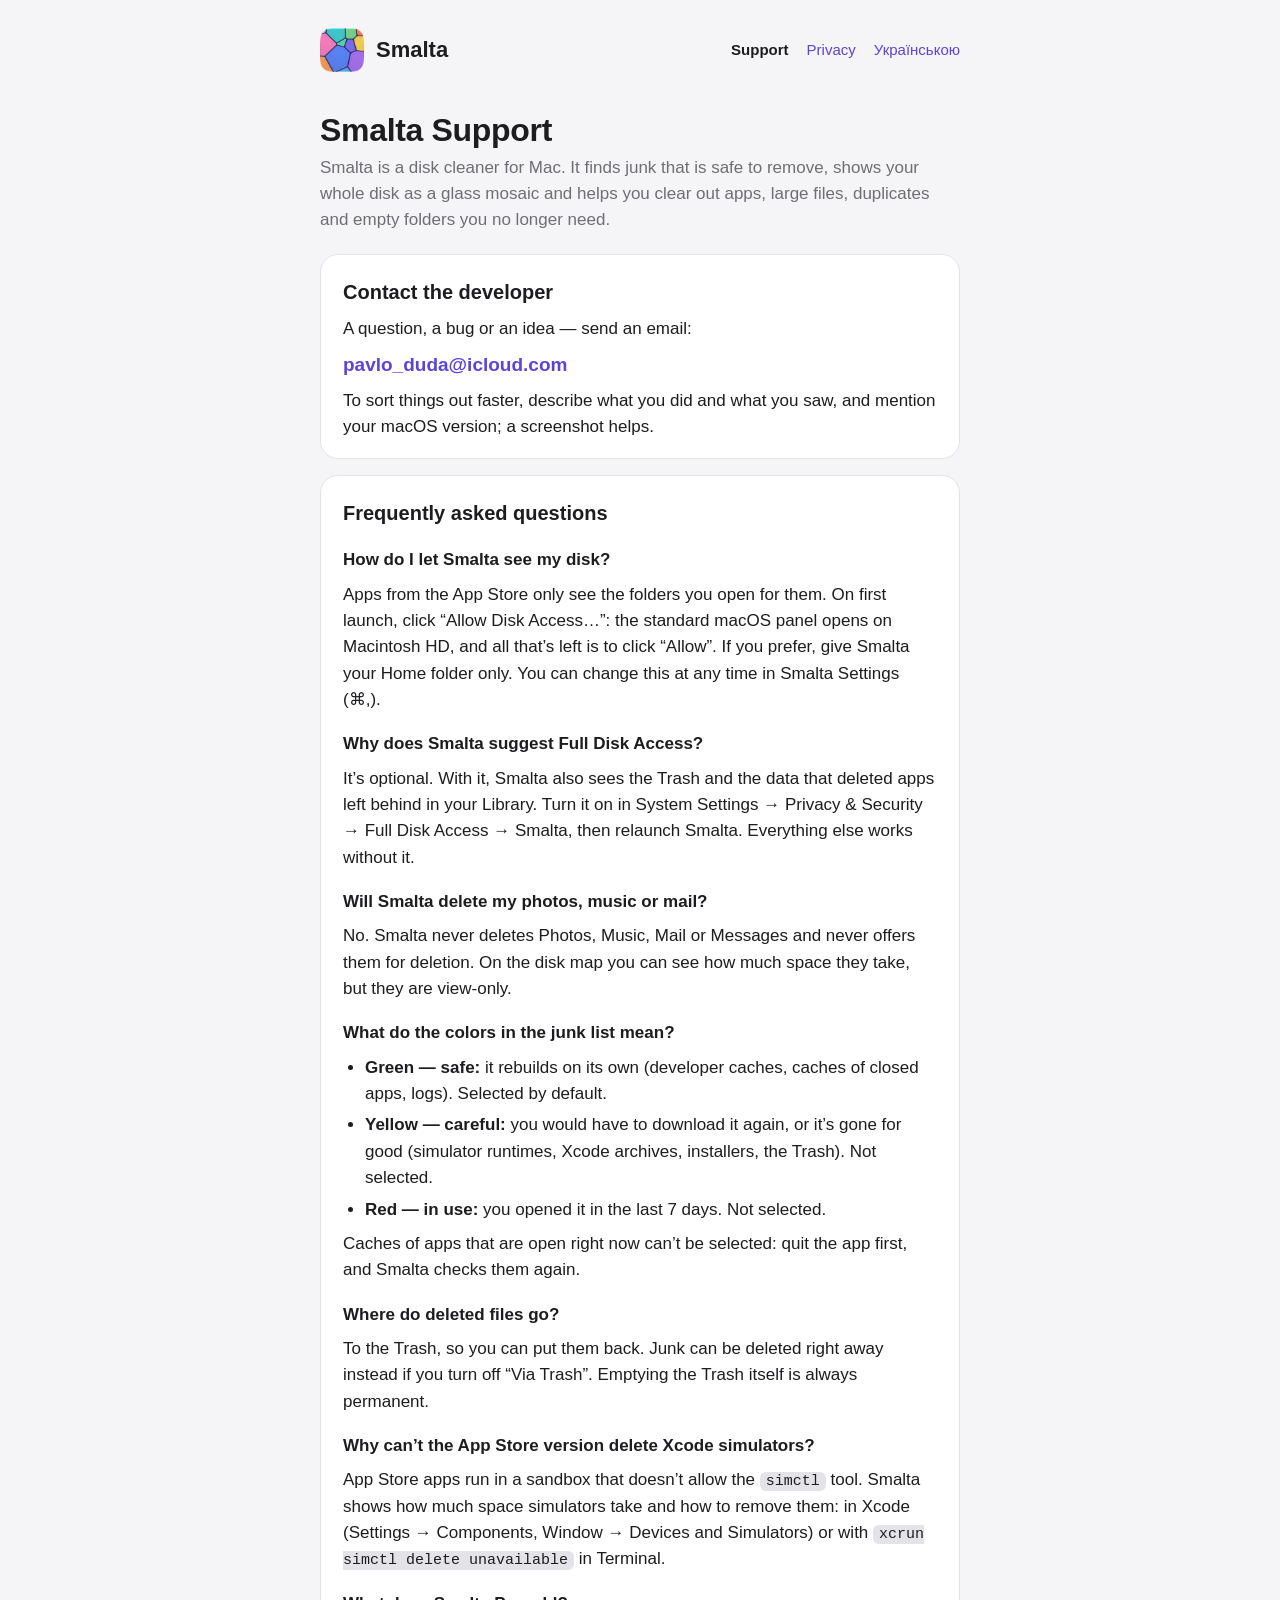
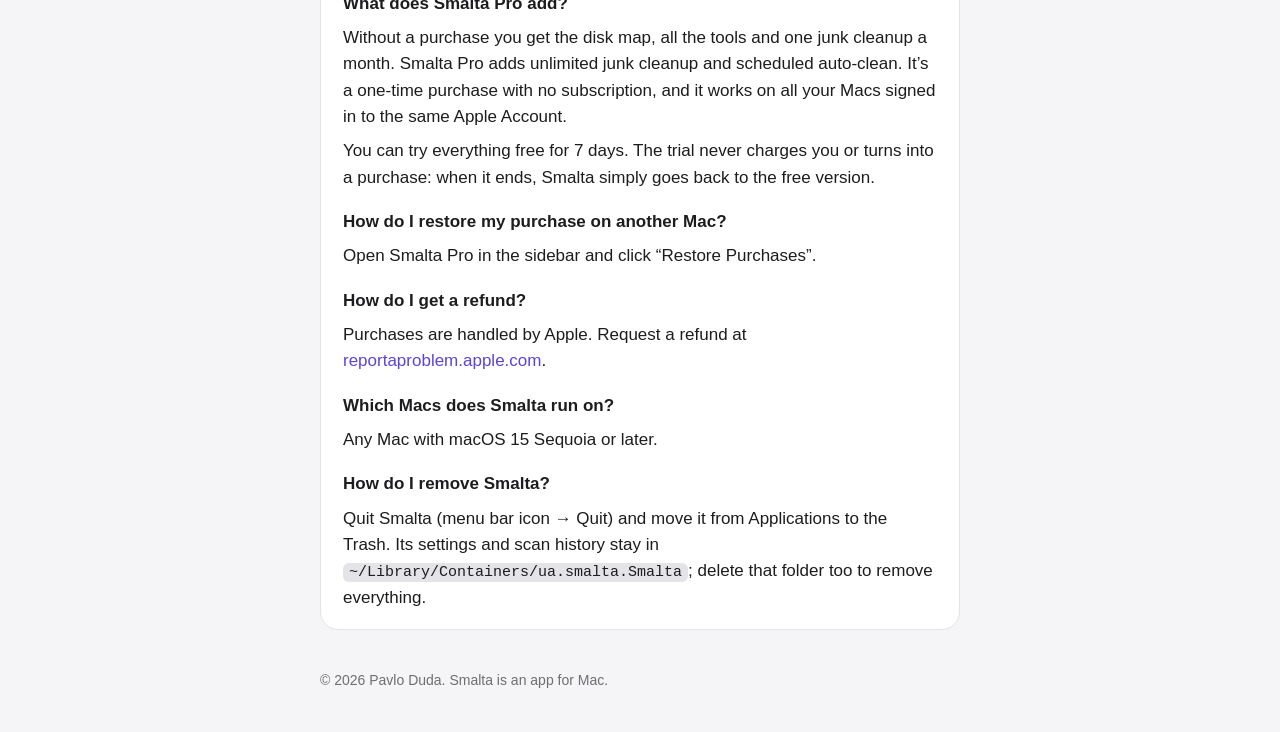
<file: index.html>
<!doctype html>
<html lang="en">
<head>
<meta charset="utf-8">
<meta name="viewport" content="width=device-width, initial-scale=1">
<title>Smalta — Support</title>
<meta name="description" content="Support for Smalta, a disk cleaner for Mac: developer contact and frequently asked questions.">
<link rel="stylesheet" href="style.css">
<link rel="icon" href="icon.png">
<link rel="alternate" hreflang="uk" href="uk/">
</head>
<body>
<header>
  <div class="wrap">
    <a class="brand" href="./"><img src="icon.png" alt="" width="44" height="44"><span>Smalta</span></a>
    <nav>
      <a href="./" aria-current="page">Support</a>
      <a href="privacy/">Privacy</a>
      <a href="uk/" lang="uk" hreflang="uk">Українською</a>
    </nav>
  </div>
</header>
<main>
  <div class="wrap">
    <h1>Smalta Support</h1>
    <p class="lead">Smalta is a disk cleaner for Mac. It finds junk that is safe to remove, shows your whole disk as a glass mosaic and helps you clear out apps, large files, duplicates and empty folders you no longer need.</p>

    <section>
      <h2>Contact the developer</h2>
      <p>A question, a bug or an idea — send an email:</p>
      <p><a class="mail" href="mailto:pavlo_duda@icloud.com">pavlo_duda@icloud.com</a></p>
      <p>To sort things out faster, describe what you did and what you saw, and mention your macOS version; a screenshot helps.</p>
    </section>

    <section>
      <h2>Frequently asked questions</h2>

      <h3>How do I let Smalta see my disk?</h3>
      <p>Apps from the App Store only see the folders you open for them. On first launch, click “Allow Disk Access…”: the standard macOS panel opens on Macintosh HD, and all that’s left is to click “Allow”. If you prefer, give Smalta your Home folder only. You can change this at any time in Smalta Settings (⌘,).</p>

      <h3>Why does Smalta suggest Full Disk Access?</h3>
      <p>It’s optional. With it, Smalta also sees the Trash and the data that deleted apps left behind in your Library. Turn it on in System Settings → Privacy &amp; Security → Full Disk Access → Smalta, then relaunch Smalta. Everything else works without it.</p>

      <h3>Will Smalta delete my photos, music or mail?</h3>
      <p>No. Smalta never deletes Photos, Music, Mail or Messages and never offers them for deletion. On the disk map you can see how much space they take, but they are view-only.</p>

      <h3>What do the colors in the junk list mean?</h3>
      <ul>
        <li><strong>Green — safe:</strong> it rebuilds on its own (developer caches, caches of closed apps, logs). Selected by default.</li>
        <li><strong>Yellow — careful:</strong> you would have to download it again, or it’s gone for good (simulator runtimes, Xcode archives, installers, the Trash). Not selected.</li>
        <li><strong>Red — in use:</strong> you opened it in the last 7 days. Not selected.</li>
      </ul>
      <p>Caches of apps that are open right now can’t be selected: quit the app first, and Smalta checks them again.</p>

      <h3>Where do deleted files go?</h3>
      <p>To the Trash, so you can put them back. Junk can be deleted right away instead if you turn off “Via Trash”. Emptying the Trash itself is always permanent.</p>

      <h3>Why can’t the App Store version delete Xcode simulators?</h3>
      <p>App Store apps run in a sandbox that doesn’t allow the <code>simctl</code> tool. Smalta shows how much space simulators take and how to remove them: in Xcode (Settings → Components, Window → Devices and Simulators) or with <code>xcrun simctl delete unavailable</code> in Terminal.</p>

      <h3>What does Smalta Pro add?</h3>
      <p>Without a purchase you get the disk map, all the tools and one junk cleanup a month. Smalta Pro adds unlimited junk cleanup and scheduled auto-clean. It’s a one-time purchase with no subscription, and it works on all your Macs signed in to the same Apple Account.</p>
      <p>You can try everything free for 7 days. The trial never charges you or turns into a purchase: when it ends, Smalta simply goes back to the free version.</p>

      <h3>How do I restore my purchase on another Mac?</h3>
      <p>Open Smalta Pro in the sidebar and click “Restore Purchases”.</p>

      <h3>How do I get a refund?</h3>
      <p>Purchases are handled by Apple. Request a refund at <a href="https://reportaproblem.apple.com">reportaproblem.apple.com</a>.</p>

      <h3>Which Macs does Smalta run on?</h3>
      <p>Any Mac with macOS 15 Sequoia or later.</p>

      <h3>How do I remove Smalta?</h3>
      <p>Quit Smalta (menu bar icon → Quit) and move it from Applications to the Trash. Its settings and scan history stay in <code>~/Library/Containers/ua.smalta.Smalta</code>; delete that folder too to remove everything.</p>
    </section>
  </div>
</main>
<footer>
  <div class="wrap">© 2026 Pavlo Duda. Smalta is an app for Mac.</div>
</footer>
</body>
</html>
</file>
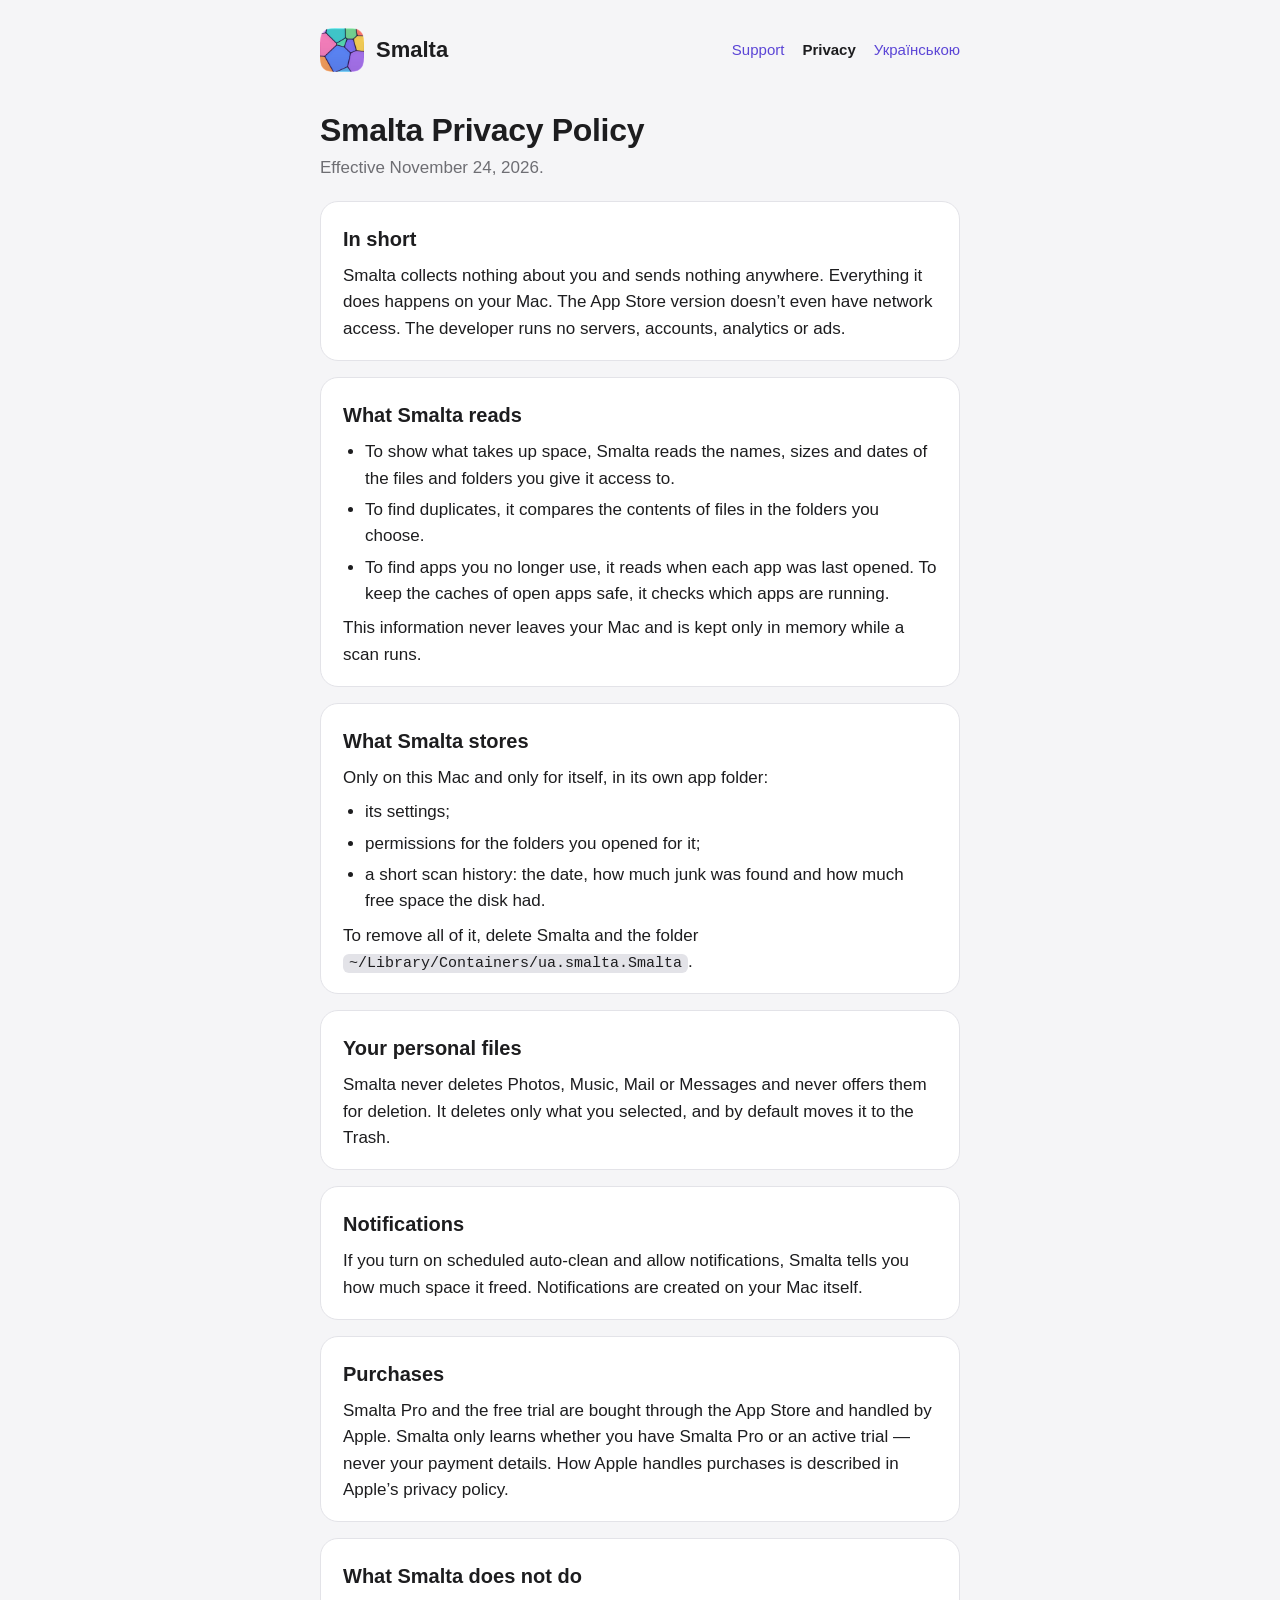
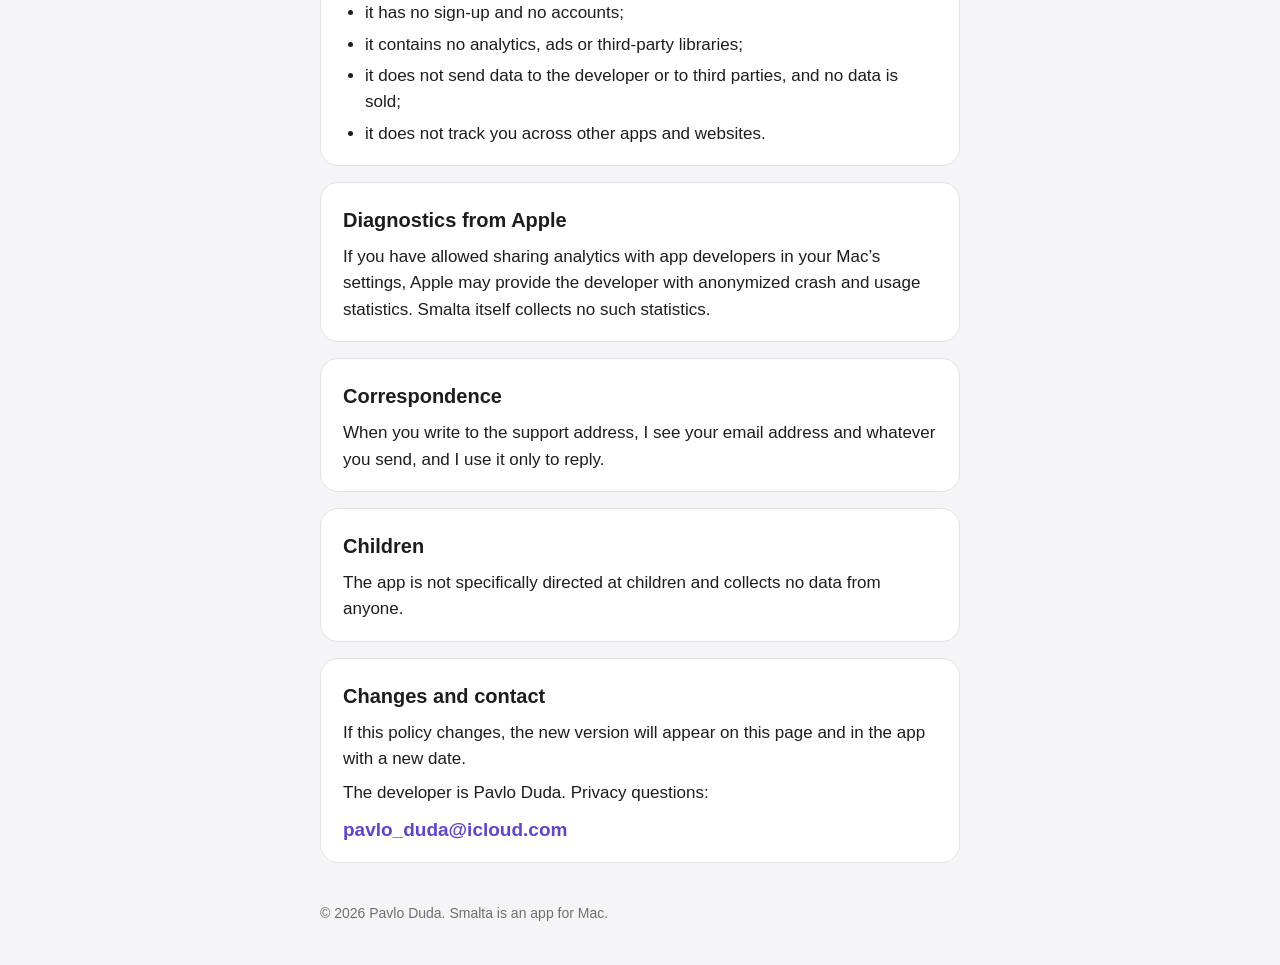
<file: privacy/index.html>
<!doctype html>
<html lang="en">
<head>
<meta charset="utf-8">
<meta name="viewport" content="width=device-width, initial-scale=1">
<title>Smalta — Privacy Policy</title>
<meta name="description" content="Privacy policy of Smalta, a disk cleaner for Mac: it collects no data.">
<link rel="stylesheet" href="../style.css">
<link rel="icon" href="../icon.png">
<link rel="alternate" hreflang="uk" href="../uk/privacy/">
</head>
<body>
<header>
  <div class="wrap">
    <a class="brand" href="../"><img src="../icon.png" alt="" width="44" height="44"><span>Smalta</span></a>
    <nav>
      <a href="../">Support</a>
      <a href="../privacy/" aria-current="page">Privacy</a>
      <a href="../uk/privacy/" lang="uk" hreflang="uk">Українською</a>
    </nav>
  </div>
</header>
<main>
  <div class="wrap">
    <h1>Smalta Privacy Policy</h1>
    <p class="lead">Effective November 24, 2026.</p>

    <section>
      <h2>In short</h2>
      <p>Smalta collects nothing about you and sends nothing anywhere. Everything it does happens on your Mac. The App Store version doesn’t even have network access. The developer runs no servers, accounts, analytics or ads.</p>
    </section>

    <section>
      <h2>What Smalta reads</h2>
      <ul>
        <li>To show what takes up space, Smalta reads the names, sizes and dates of the files and folders you give it access to.</li>
        <li>To find duplicates, it compares the contents of files in the folders you choose.</li>
        <li>To find apps you no longer use, it reads when each app was last opened. To keep the caches of open apps safe, it checks which apps are running.</li>
      </ul>
      <p>This information never leaves your Mac and is kept only in memory while a scan runs.</p>
    </section>

    <section>
      <h2>What Smalta stores</h2>
      <p>Only on this Mac and only for itself, in its own app folder:</p>
      <ul>
        <li>its settings;</li>
        <li>permissions for the folders you opened for it;</li>
        <li>a short scan history: the date, how much junk was found and how much free space the disk had.</li>
      </ul>
      <p>To remove all of it, delete Smalta and the folder <code>~/Library/Containers/ua.smalta.Smalta</code>.</p>
    </section>

    <section>
      <h2>Your personal files</h2>
      <p>Smalta never deletes Photos, Music, Mail or Messages and never offers them for deletion. It deletes only what you selected, and by default moves it to the Trash.</p>
    </section>

    <section>
      <h2>Notifications</h2>
      <p>If you turn on scheduled auto-clean and allow notifications, Smalta tells you how much space it freed. Notifications are created on your Mac itself.</p>
    </section>

    <section>
      <h2>Purchases</h2>
      <p>Smalta Pro and the free trial are bought through the App Store and handled by Apple. Smalta only learns whether you have Smalta Pro or an active trial — never your payment details. How Apple handles purchases is described in Apple’s privacy policy.</p>
    </section>

    <section>
      <h2>What Smalta does not do</h2>
      <ul>
        <li>it has no sign-up and no accounts;</li>
        <li>it contains no analytics, ads or third-party libraries;</li>
        <li>it does not send data to the developer or to third parties, and no data is sold;</li>
        <li>it does not track you across other apps and websites.</li>
      </ul>
    </section>

    <section>
      <h2>Diagnostics from Apple</h2>
      <p>If you have allowed sharing analytics with app developers in your Mac’s settings, Apple may provide the developer with anonymized crash and usage statistics. Smalta itself collects no such statistics.</p>
    </section>

    <section>
      <h2>Correspondence</h2>
      <p>When you write to the support address, I see your email address and whatever you send, and I use it only to reply.</p>
    </section>

    <section>
      <h2>Children</h2>
      <p>The app is not specifically directed at children and collects no data from anyone.</p>
    </section>

    <section>
      <h2>Changes and contact</h2>
      <p>If this policy changes, the new version will appear on this page and in the app with a new date.</p>
      <p>The developer is Pavlo Duda. Privacy questions:</p>
      <p><a class="mail" href="mailto:pavlo_duda@icloud.com">pavlo_duda@icloud.com</a></p>
    </section>
  </div>
</main>
<footer>
  <div class="wrap">© 2026 Pavlo Duda. Smalta is an app for Mac.</div>
</footer>
</body>
</html>
</file>
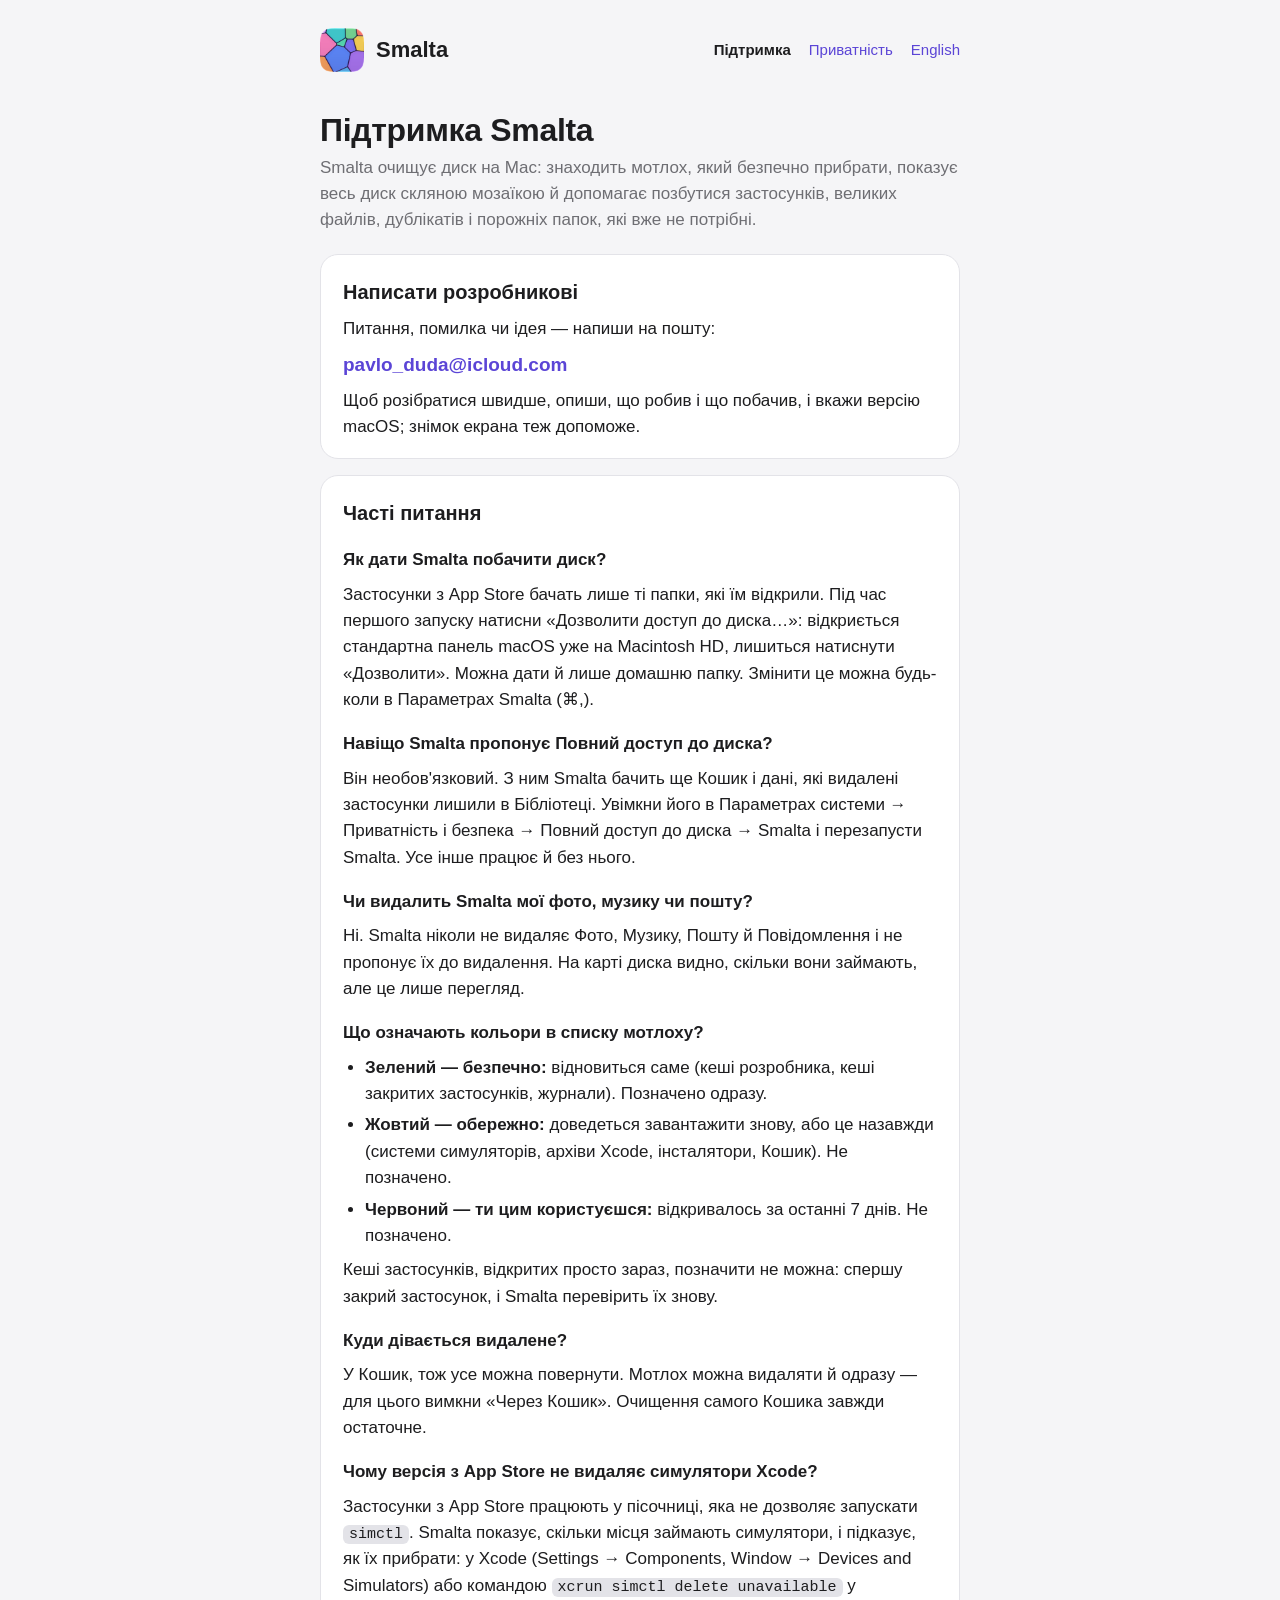
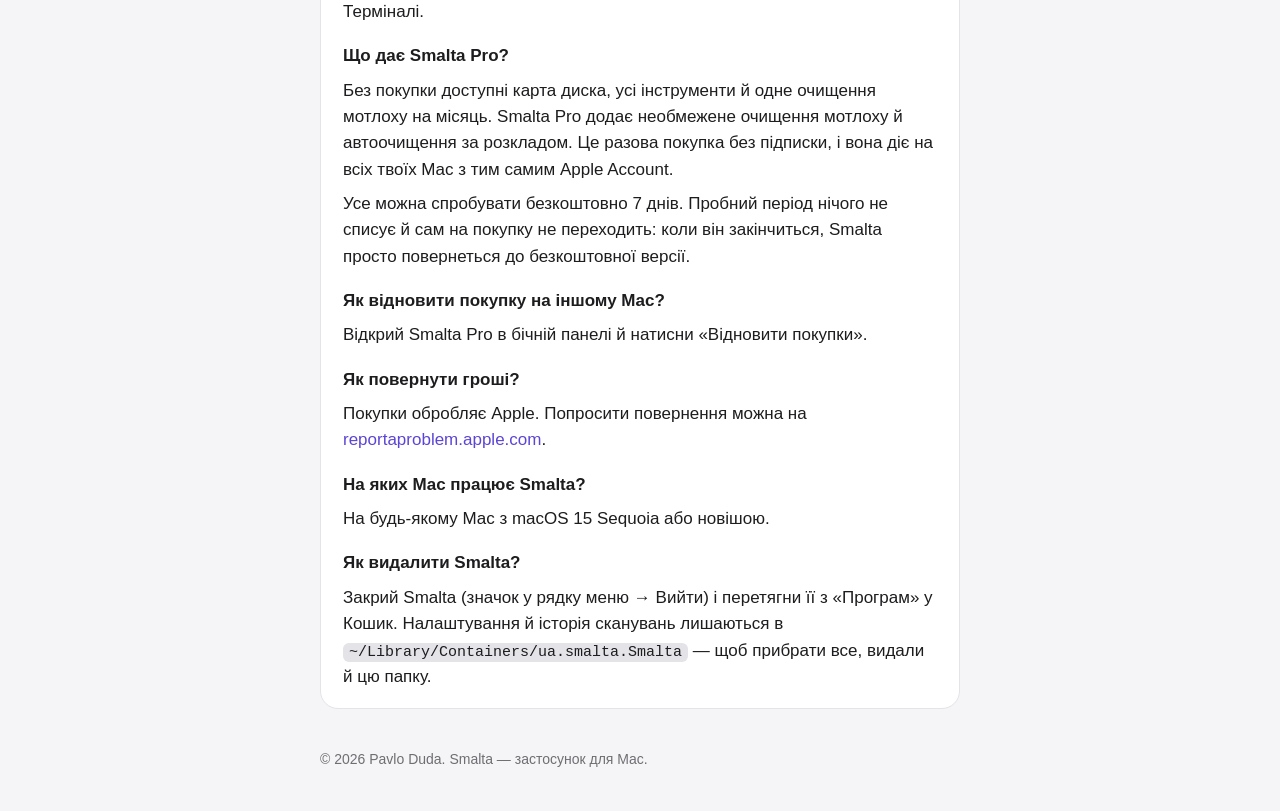
<file: uk/index.html>
<!doctype html>
<html lang="uk">
<head>
<meta charset="utf-8">
<meta name="viewport" content="width=device-width, initial-scale=1">
<title>Smalta — Підтримка</title>
<meta name="description" content="Підтримка Smalta, застосунку для очищення диска на Mac: контакт розробника й відповіді на часті питання.">
<link rel="stylesheet" href="../style.css">
<link rel="icon" href="../icon.png">
<link rel="alternate" hreflang="en" href="../">
</head>
<body>
<header>
  <div class="wrap">
    <a class="brand" href="./"><img src="../icon.png" alt="" width="44" height="44"><span>Smalta</span></a>
    <nav>
      <a href="./" aria-current="page">Підтримка</a>
      <a href="privacy/">Приватність</a>
      <a href="../" lang="en" hreflang="en">English</a>
    </nav>
  </div>
</header>
<main>
  <div class="wrap">
    <h1>Підтримка Smalta</h1>
    <p class="lead">Smalta очищує диск на Mac: знаходить мотлох, який безпечно прибрати, показує весь диск скляною мозаїкою й допомагає позбутися застосунків, великих файлів, дублікатів і порожніх папок, які вже не потрібні.</p>

    <section>
      <h2>Написати розробникові</h2>
      <p>Питання, помилка чи ідея — напиши на пошту:</p>
      <p><a class="mail" href="mailto:pavlo_duda@icloud.com">pavlo_duda@icloud.com</a></p>
      <p>Щоб розібратися швидше, опиши, що робив і що побачив, і вкажи версію macOS; знімок екрана теж допоможе.</p>
    </section>

    <section>
      <h2>Часті питання</h2>

      <h3>Як дати Smalta побачити диск?</h3>
      <p>Застосунки з App Store бачать лише ті папки, які їм відкрили. Під час першого запуску натисни «Дозволити доступ до диска…»: відкриється стандартна панель macOS уже на Macintosh HD, лишиться натиснути «Дозволити». Можна дати й лише домашню папку. Змінити це можна будь-коли в Параметрах Smalta (⌘,).</p>

      <h3>Навіщо Smalta пропонує Повний доступ до диска?</h3>
      <p>Він необов'язковий. З ним Smalta бачить ще Кошик і дані, які видалені застосунки лишили в Бібліотеці. Увімкни його в Параметрах системи → Приватність і безпека → Повний доступ до диска → Smalta і перезапусти Smalta. Усе інше працює й без нього.</p>

      <h3>Чи видалить Smalta мої фото, музику чи пошту?</h3>
      <p>Ні. Smalta ніколи не видаляє Фото, Музику, Пошту й Повідомлення і не пропонує їх до видалення. На карті диска видно, скільки вони займають, але це лише перегляд.</p>

      <h3>Що означають кольори в списку мотлоху?</h3>
      <ul>
        <li><strong>Зелений — безпечно:</strong> відновиться саме (кеші розробника, кеші закритих застосунків, журнали). Позначено одразу.</li>
        <li><strong>Жовтий — обережно:</strong> доведеться завантажити знову, або це назавжди (системи симуляторів, архіви Xcode, інсталятори, Кошик). Не позначено.</li>
        <li><strong>Червоний — ти цим користуєшся:</strong> відкривалось за останні 7 днів. Не позначено.</li>
      </ul>
      <p>Кеші застосунків, відкритих просто зараз, позначити не можна: спершу закрий застосунок, і Smalta перевірить їх знову.</p>

      <h3>Куди дівається видалене?</h3>
      <p>У Кошик, тож усе можна повернути. Мотлох можна видаляти й одразу — для цього вимкни «Через Кошик». Очищення самого Кошика завжди остаточне.</p>

      <h3>Чому версія з App Store не видаляє симулятори Xcode?</h3>
      <p>Застосунки з App Store працюють у пісочниці, яка не дозволяє запускати <code>simctl</code>. Smalta показує, скільки місця займають симулятори, і підказує, як їх прибрати: у Xcode (Settings → Components, Window → Devices and Simulators) або командою <code>xcrun simctl delete unavailable</code> у Терміналі.</p>

      <h3>Що дає Smalta Pro?</h3>
      <p>Без покупки доступні карта диска, усі інструменти й одне очищення мотлоху на місяць. Smalta Pro додає необмежене очищення мотлоху й автоочищення за розкладом. Це разова покупка без підписки, і вона діє на всіх твоїх Mac з тим самим Apple Account.</p>
      <p>Усе можна спробувати безкоштовно 7 днів. Пробний період нічого не списує й сам на покупку не переходить: коли він закінчиться, Smalta просто повернеться до безкоштовної версії.</p>

      <h3>Як відновити покупку на іншому Mac?</h3>
      <p>Відкрий Smalta Pro в бічній панелі й натисни «Відновити покупки».</p>

      <h3>Як повернути гроші?</h3>
      <p>Покупки обробляє Apple. Попросити повернення можна на <a href="https://reportaproblem.apple.com">reportaproblem.apple.com</a>.</p>

      <h3>На яких Mac працює Smalta?</h3>
      <p>На будь-якому Mac з macOS 15 Sequoia або новішою.</p>

      <h3>Як видалити Smalta?</h3>
      <p>Закрий Smalta (значок у рядку меню → Вийти) і перетягни її з «Програм» у Кошик. Налаштування й історія сканувань лишаються в <code>~/Library/Containers/ua.smalta.Smalta</code> — щоб прибрати все, видали й цю папку.</p>
    </section>
  </div>
</main>
<footer>
  <div class="wrap">© 2026 Pavlo Duda. Smalta — застосунок для Mac.</div>
</footer>
</body>
</html>
</file>
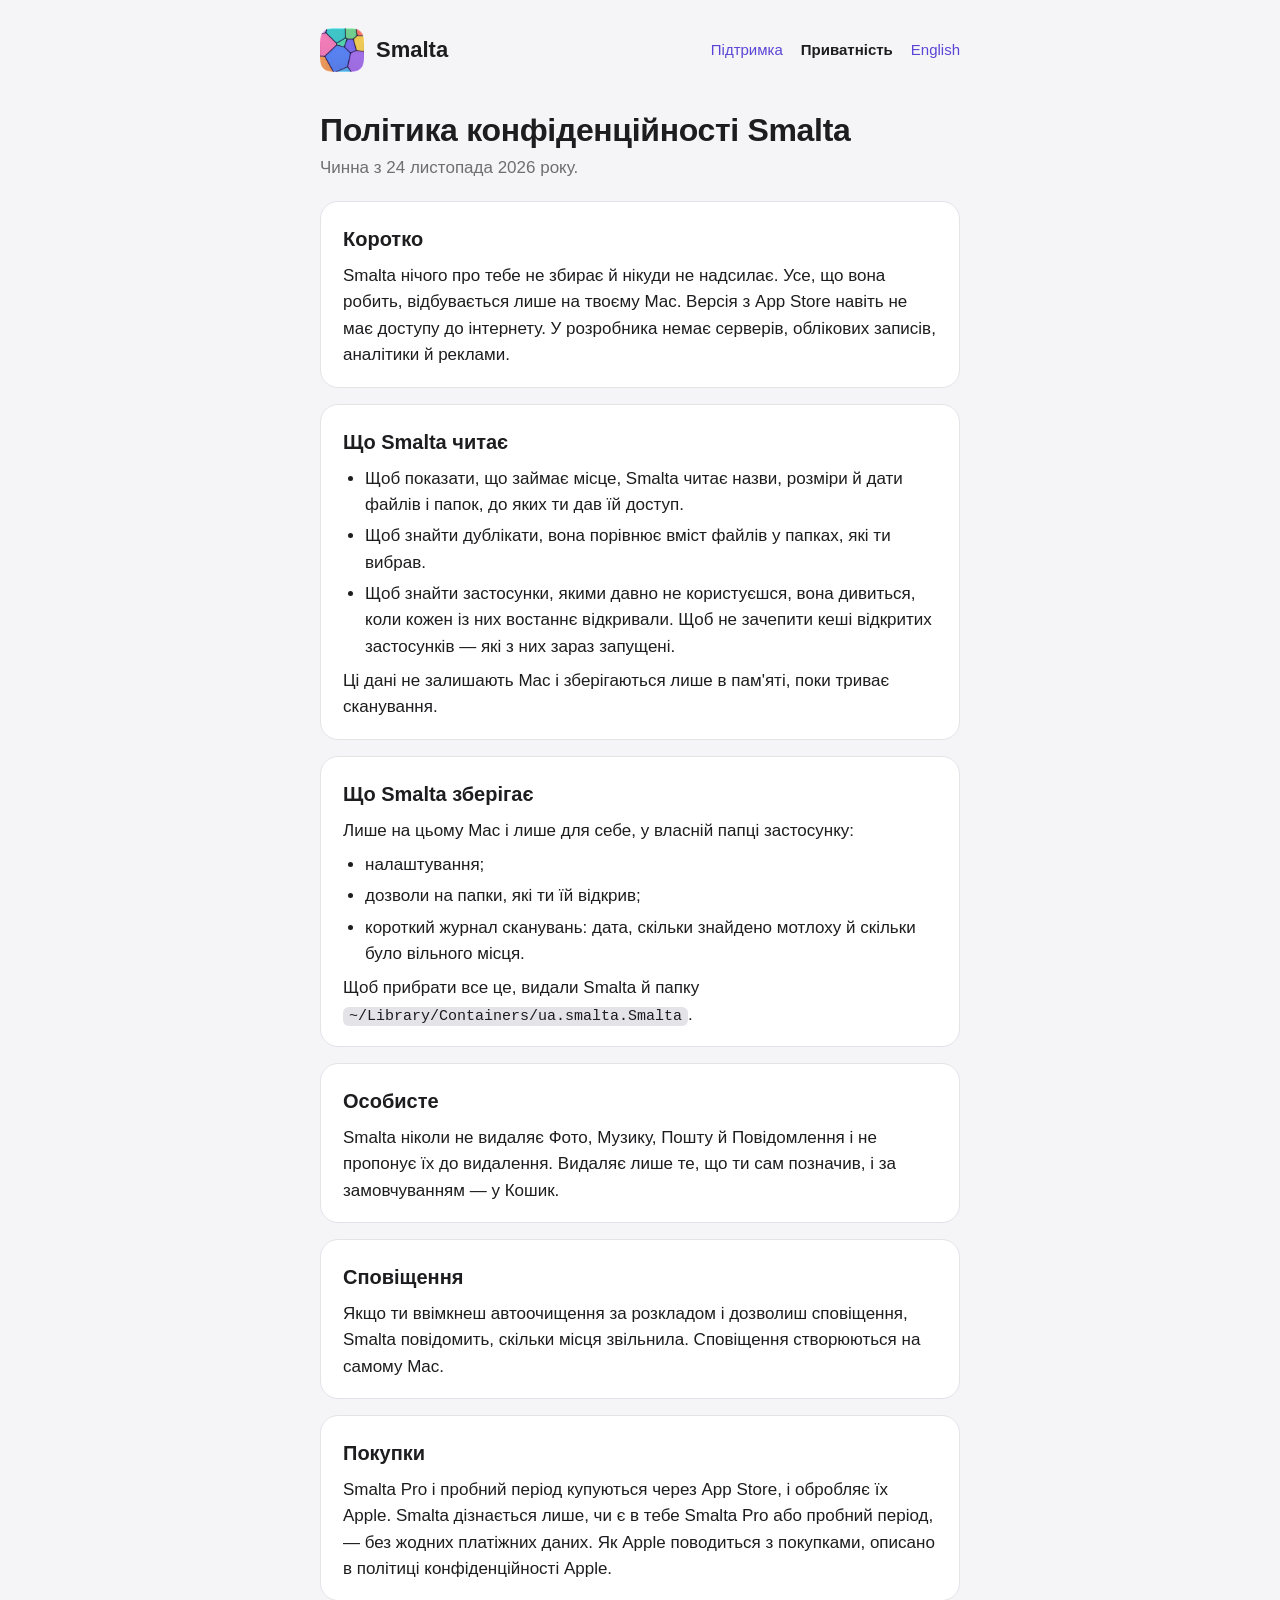
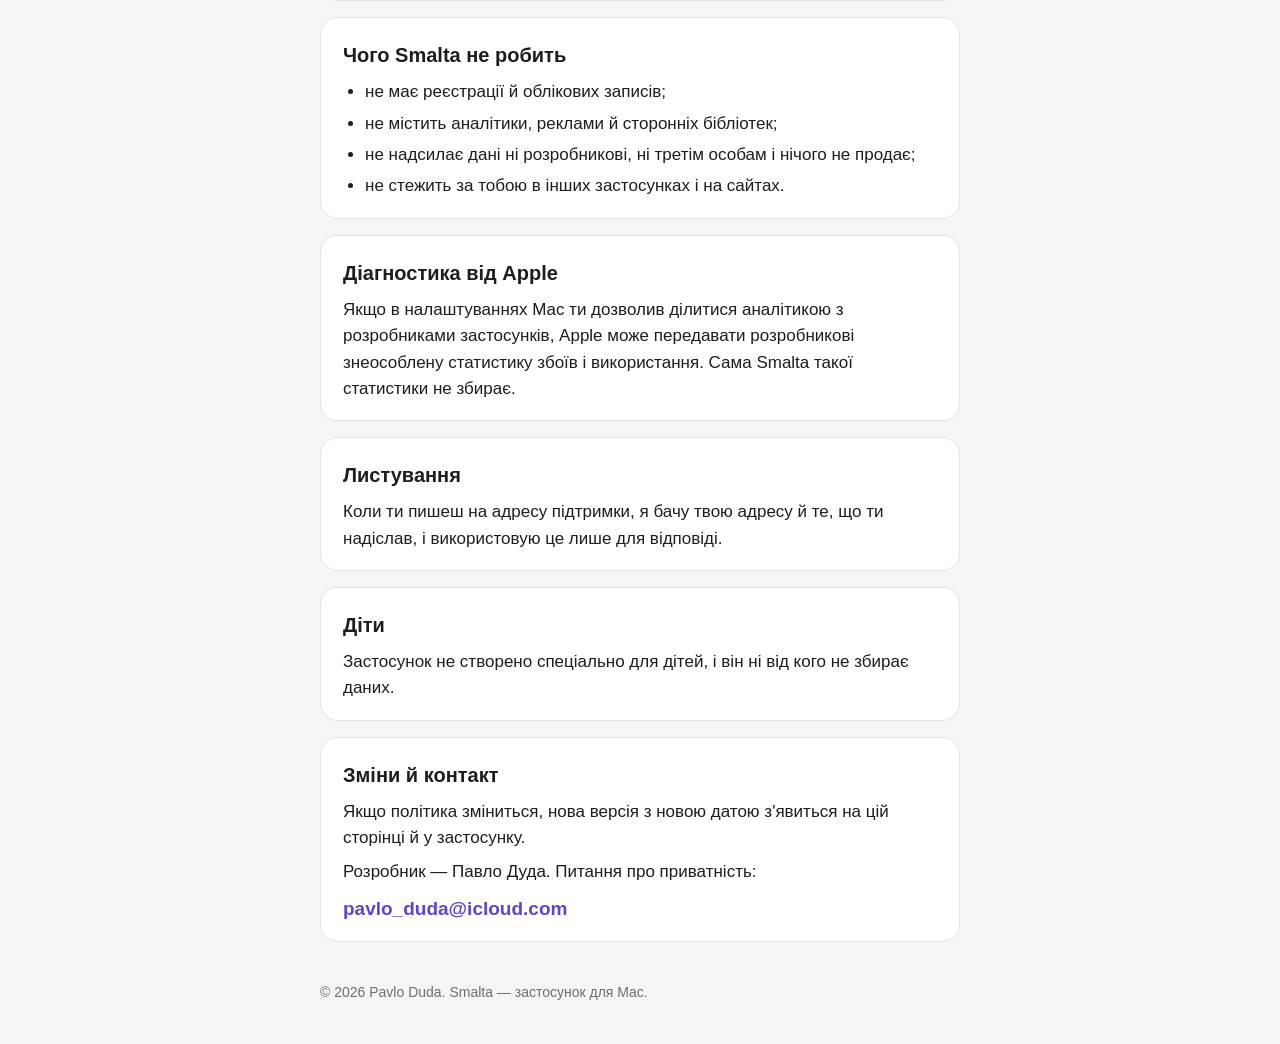
<file: uk/privacy/index.html>
<!doctype html>
<html lang="uk">
<head>
<meta charset="utf-8">
<meta name="viewport" content="width=device-width, initial-scale=1">
<title>Smalta — Політика конфіденційності</title>
<meta name="description" content="Політика конфіденційності Smalta, застосунку для очищення диска на Mac: жодних даних не збирає.">
<link rel="stylesheet" href="../../style.css">
<link rel="icon" href="../../icon.png">
<link rel="alternate" hreflang="en" href="../../privacy/">
</head>
<body>
<header>
  <div class="wrap">
    <a class="brand" href="../"><img src="../../icon.png" alt="" width="44" height="44"><span>Smalta</span></a>
    <nav>
      <a href="../">Підтримка</a>
      <a href="./" aria-current="page">Приватність</a>
      <a href="../../privacy/" lang="en" hreflang="en">English</a>
    </nav>
  </div>
</header>
<main>
  <div class="wrap">
    <h1>Політика конфіденційності Smalta</h1>
    <p class="lead">Чинна з 24 листопада 2026 року.</p>

    <section>
      <h2>Коротко</h2>
      <p>Smalta нічого про тебе не збирає й нікуди не надсилає. Усе, що вона робить, відбувається лише на твоєму Mac. Версія з App Store навіть не має доступу до інтернету. У розробника немає серверів, облікових записів, аналітики й реклами.</p>
    </section>

    <section>
      <h2>Що Smalta читає</h2>
      <ul>
        <li>Щоб показати, що займає місце, Smalta читає назви, розміри й дати файлів і папок, до яких ти дав їй доступ.</li>
        <li>Щоб знайти дублікати, вона порівнює вміст файлів у папках, які ти вибрав.</li>
        <li>Щоб знайти застосунки, якими давно не користуєшся, вона дивиться, коли кожен із них востаннє відкривали. Щоб не зачепити кеші відкритих застосунків — які з них зараз запущені.</li>
      </ul>
      <p>Ці дані не залишають Mac і зберігаються лише в пам'яті, поки триває сканування.</p>
    </section>

    <section>
      <h2>Що Smalta зберігає</h2>
      <p>Лише на цьому Mac і лише для себе, у власній папці застосунку:</p>
      <ul>
        <li>налаштування;</li>
        <li>дозволи на папки, які ти їй відкрив;</li>
        <li>короткий журнал сканувань: дата, скільки знайдено мотлоху й скільки було вільного місця.</li>
      </ul>
      <p>Щоб прибрати все це, видали Smalta й папку <code>~/Library/Containers/ua.smalta.Smalta</code>.</p>
    </section>

    <section>
      <h2>Особисте</h2>
      <p>Smalta ніколи не видаляє Фото, Музику, Пошту й Повідомлення і не пропонує їх до видалення. Видаляє лише те, що ти сам позначив, і за замовчуванням — у Кошик.</p>
    </section>

    <section>
      <h2>Сповіщення</h2>
      <p>Якщо ти ввімкнеш автоочищення за розкладом і дозволиш сповіщення, Smalta повідомить, скільки місця звільнила. Сповіщення створюються на самому Mac.</p>
    </section>

    <section>
      <h2>Покупки</h2>
      <p>Smalta Pro і пробний період купуються через App Store, і обробляє їх Apple. Smalta дізнається лише, чи є в тебе Smalta Pro або пробний період, — без жодних платіжних даних. Як Apple поводиться з покупками, описано в політиці конфіденційності Apple.</p>
    </section>

    <section>
      <h2>Чого Smalta не робить</h2>
      <ul>
        <li>не має реєстрації й облікових записів;</li>
        <li>не містить аналітики, реклами й сторонніх бібліотек;</li>
        <li>не надсилає дані ні розробникові, ні третім особам і нічого не продає;</li>
        <li>не стежить за тобою в інших застосунках і на сайтах.</li>
      </ul>
    </section>

    <section>
      <h2>Діагностика від Apple</h2>
      <p>Якщо в налаштуваннях Mac ти дозволив ділитися аналітикою з розробниками застосунків, Apple може передавати розробникові знеособлену статистику збоїв і використання. Сама Smalta такої статистики не збирає.</p>
    </section>

    <section>
      <h2>Листування</h2>
      <p>Коли ти пишеш на адресу підтримки, я бачу твою адресу й те, що ти надіслав, і використовую це лише для відповіді.</p>
    </section>

    <section>
      <h2>Діти</h2>
      <p>Застосунок не створено спеціально для дітей, і він ні від кого не збирає даних.</p>
    </section>

    <section>
      <h2>Зміни й контакт</h2>
      <p>Якщо політика зміниться, нова версія з новою датою з'явиться на цій сторінці й у застосунку.</p>
      <p>Розробник — Павло Дуда. Питання про приватність:</p>
      <p><a class="mail" href="mailto:pavlo_duda@icloud.com">pavlo_duda@icloud.com</a></p>
    </section>
  </div>
</main>
<footer>
  <div class="wrap">© 2026 Pavlo Duda. Smalta — застосунок для Mac.</div>
</footer>
</body>
</html>
</file>
<file: style.css>
:root {
  color-scheme: light dark;
  --bg: #f5f5f7; --card: #ffffff; --text: #1d1d1f; --muted: #6e6e73;
  --accent: #5b45d6; --line: #e3e3e8;
}
@media (prefers-color-scheme: dark) {
  :root { --bg: #0d0a1f; --card: #1a1530; --text: #f5f5f7; --muted: #a09bb3; --accent: #a998ff; --line: #2c2645; }
}
* { box-sizing: border-box; }
html { -webkit-text-size-adjust: 100%; }
body {
  margin: 0; background: var(--bg); color: var(--text);
  font: 17px/1.55 -apple-system, BlinkMacSystemFont, "SF Pro Text", "Segoe UI", Roboto, "Helvetica Neue", sans-serif;
}
.wrap { max-width: 680px; margin: 0 auto; padding: 0 20px; }
header .wrap { display: flex; align-items: center; justify-content: space-between; gap: 12px 20px; flex-wrap: wrap; padding-top: 28px; padding-bottom: 8px; }
.brand { display: flex; align-items: center; gap: 12px; color: inherit; text-decoration: none; font-size: 22px; font-weight: 700; }
.brand img { width: 44px; height: 44px; border-radius: 22.5%; }
nav { display: flex; gap: 18px; flex-wrap: wrap; font-size: 15px; }
a { color: var(--accent); text-decoration: none; }
a:hover { text-decoration: underline; }
nav a[aria-current="page"] { color: var(--text); font-weight: 600; }
main { padding: 12px 0 8px; }
h1 { font-size: 32px; line-height: 1.15; margin: 20px 0 6px; letter-spacing: -0.01em; }
.lead { color: var(--muted); margin: 0 0 20px; }
section { background: var(--card); border: 1px solid var(--line); border-radius: 18px; padding: 4px 22px 10px; margin: 16px 0; }
h2 { font-size: 20px; margin: 18px 0 6px; }
h3 { font-size: 17px; margin: 18px 0 2px; }
p { margin: 8px 0; }
ul { margin: 8px 0; padding-left: 22px; }
li { margin: 5px 0; }
code { font: 15px ui-monospace, "SF Mono", Menlo, monospace; background: var(--line); border-radius: 6px; padding: 1px 6px; overflow-wrap: anywhere; }
.mail { font-size: 19px; font-weight: 600; overflow-wrap: anywhere; }
footer { color: var(--muted); font-size: 14px; padding: 16px 0 40px; }
</file>
